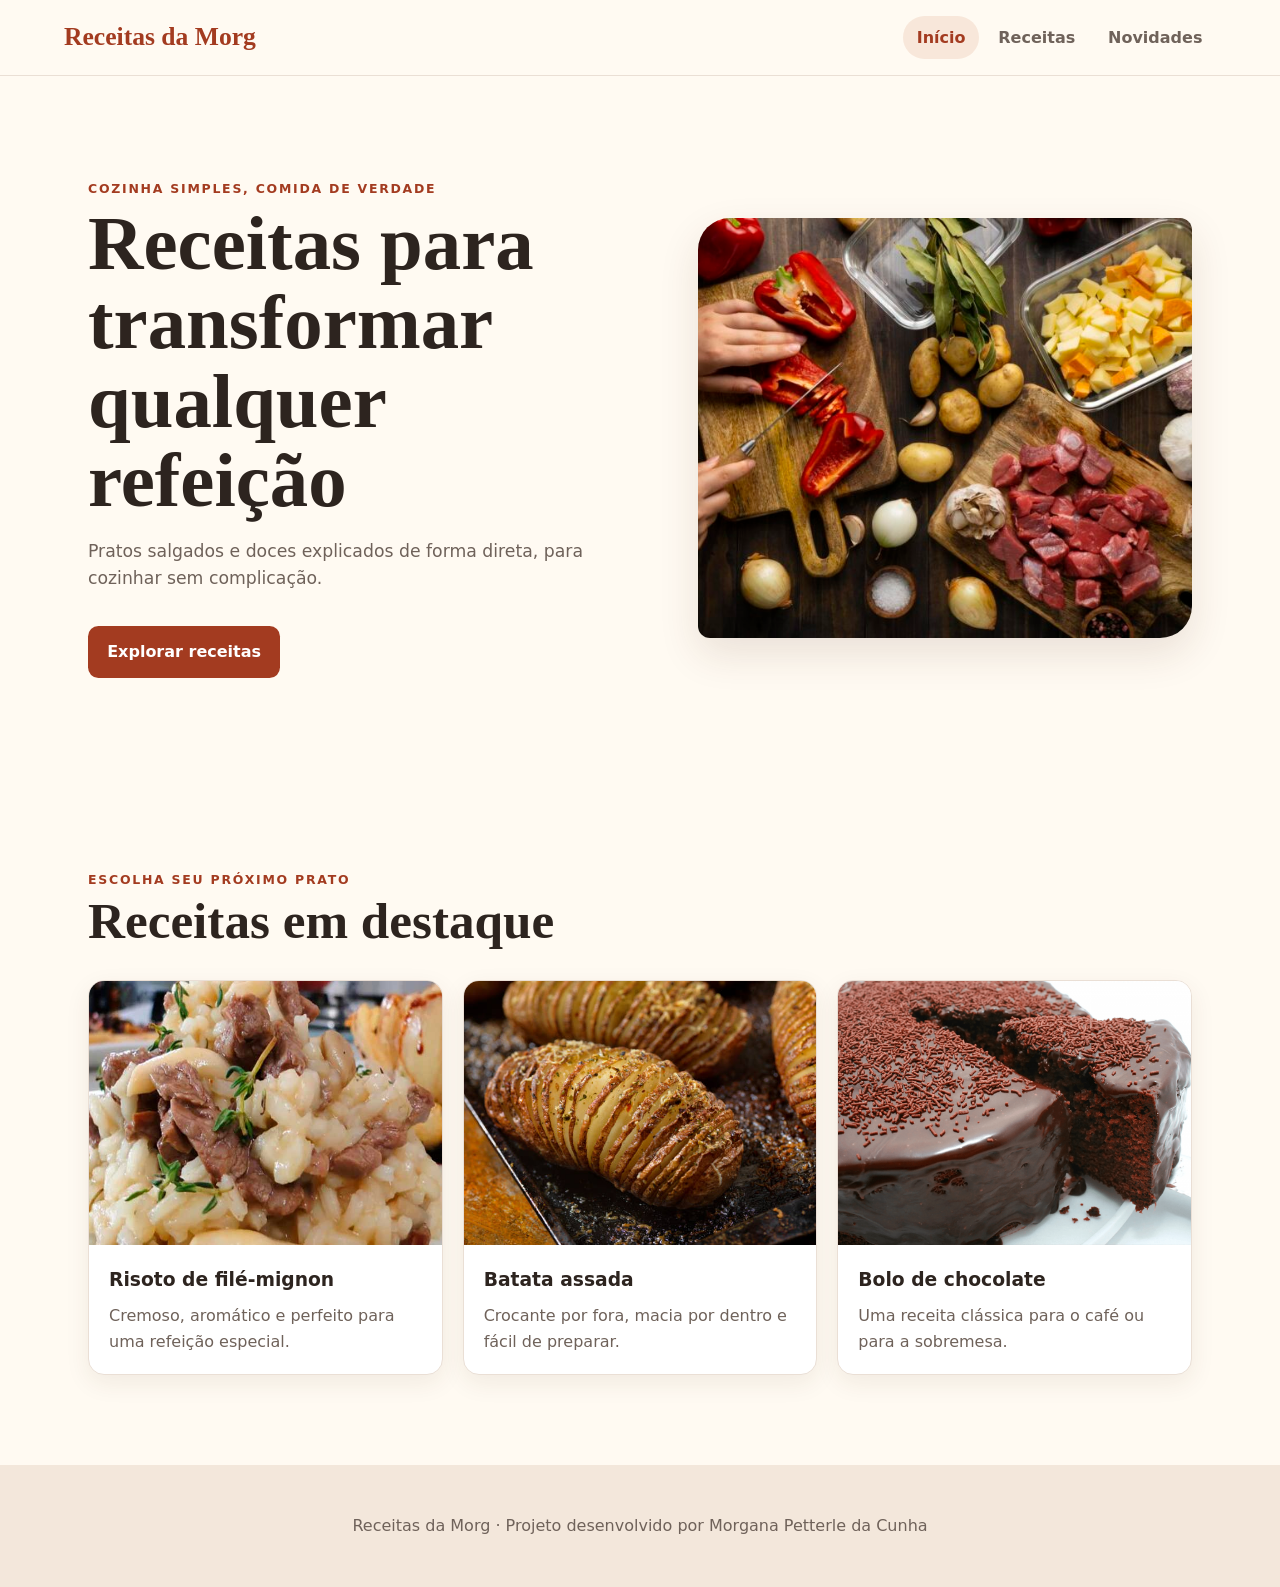
<file: index.html>
<!DOCTYPE html>
<html lang="pt-BR">
<head>
  <meta charset="UTF-8">
  <meta name="viewport" content="width=device-width, initial-scale=1.0">
  <meta name="description" content="Receitas práticas e afetivas selecionadas por Morgana Petterle.">
  <meta property="og:title" content="Receitas da Morg">
  <meta property="og:description" content="Receitas práticas, doces e salgadas, explicadas de forma simples.">
  <meta property="og:type" content="website">
  <meta property="og:url" content="https://morgana-fstack.github.io/receitas-da-morg/">
  <title>Receitas da Morg</title>
  <link rel="stylesheet" href="formatos.css">
</head>
<body>
  <header class="site-header">
    <a class="brand" href="index.html" aria-label="Página inicial">Receitas da Morg</a>
    <nav aria-label="Navegação principal">
      <a aria-current="page" href="index.html">Início</a>
      <a href="Receitas.html">Receitas</a>
      <a href="Cadastro.html">Novidades</a>
    </nav>
  </header>

  <main>
    <section class="hero">
      <div class="hero__content">
        <p class="eyebrow">Cozinha simples, comida de verdade</p>
        <h1>Receitas para transformar qualquer refeição</h1>
        <p>Pratos salgados e doces explicados de forma direta, para cozinhar sem complicação.</p>
        <a class="button" href="Receitas.html">Explorar receitas</a>
      </div>
      <img src="receitas.jpg" alt="Mesa com diferentes pratos preparados" width="640" height="420">
    </section>

    <section class="section" aria-labelledby="destaques">
      <div class="section-heading">
        <p class="eyebrow">Escolha seu próximo prato</p>
        <h2 id="destaques">Receitas em destaque</h2>
      </div>
      <div class="card-grid">
        <article class="preview-card">
          <img src="Risoto-de-File-Mignon-Com-Shimeji.jpg" alt="Risoto cremoso de filé-mignon com shimeji">
          <div>
            <h3>Risoto de filé-mignon</h3>
            <p>Cremoso, aromático e perfeito para uma refeição especial.</p>
          </div>
        </article>
        <article class="preview-card">
          <img src="batata_assada.JPG" alt="Batata assada dourada e temperada">
          <div>
            <h3>Batata assada</h3>
            <p>Crocante por fora, macia por dentro e fácil de preparar.</p>
          </div>
        </article>
        <article class="preview-card">
          <img src="bolo_de_chocolate.png" alt="Fatia de bolo de chocolate com cobertura">
          <div>
            <h3>Bolo de chocolate</h3>
            <p>Uma receita clássica para o café ou para a sobremesa.</p>
          </div>
        </article>
      </div>
    </section>
  </main>

  <footer>
    <p>Receitas da Morg · Projeto desenvolvido por Morgana Petterle da Cunha</p>
  </footer>
</body>
</html>
</file>
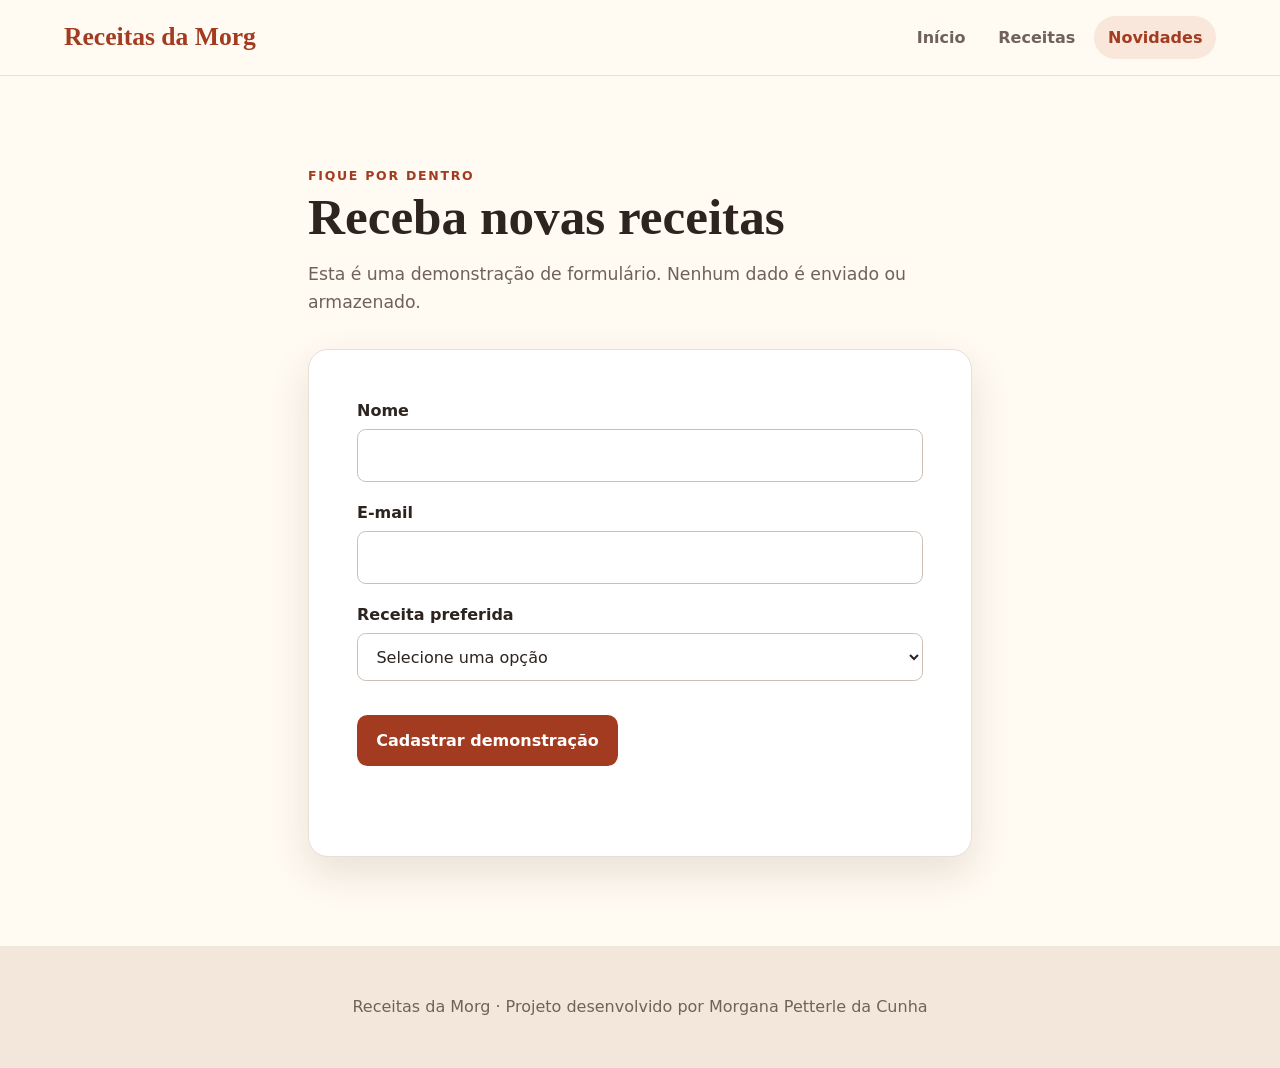
<file: Cadastro.html>
<!DOCTYPE html>
<html lang="pt-BR">
<head>
  <meta charset="UTF-8">
  <meta name="viewport" content="width=device-width, initial-scale=1.0">
  <meta name="description" content="Cadastre-se para acompanhar novidades do projeto Receitas da Morg.">
  <title>Novidades | Receitas da Morg</title>
  <link rel="stylesheet" href="cadastro.css">
</head>
<body>
  <header class="site-header">
    <a class="brand" href="index.html">Receitas da Morg</a>
    <nav aria-label="Navegação principal">
      <a href="index.html">Início</a>
      <a href="Receitas.html">Receitas</a>
      <a aria-current="page" href="Cadastro.html">Novidades</a>
    </nav>
  </header>

  <main class="section form-page">
    <div class="section-heading">
      <p class="eyebrow">Fique por dentro</p>
      <h1>Receba novas receitas</h1>
      <p>Esta é uma demonstração de formulário. Nenhum dado é enviado ou armazenado.</p>
    </div>

    <form id="cadastroForm" class="signup-form">
      <div>
        <label for="nome">Nome</label>
        <input type="text" id="nome" name="nome" autocomplete="name" required>
      </div>
      <div>
        <label for="email">E-mail</label>
        <input type="email" id="email" name="email" autocomplete="email" required>
      </div>
      <div>
        <label for="preferencia">Receita preferida</label>
        <select id="preferencia" name="preferencia">
          <option value="">Selecione uma opção</option>
          <option>Doces</option>
          <option>Salgadas</option>
          <option>Práticas</option>
        </select>
      </div>
      <button class="button" type="submit">Cadastrar demonstração</button>
      <p id="mensagem" class="form-message" role="status" aria-live="polite"></p>
    </form>
  </main>

  <footer>
    <p>Receitas da Morg · Projeto desenvolvido por Morgana Petterle da Cunha</p>
  </footer>

  <script>
    const form = document.getElementById('cadastroForm');
    const message = document.getElementById('mensagem');

    form.addEventListener('submit', (event) => {
      event.preventDefault();
      const name = document.getElementById('nome').value.trim();
      message.textContent = `Obrigada, ${name}! Demonstração concluída com sucesso.`;
      form.reset();
    });
  </script>
</body>
</html>
</file>
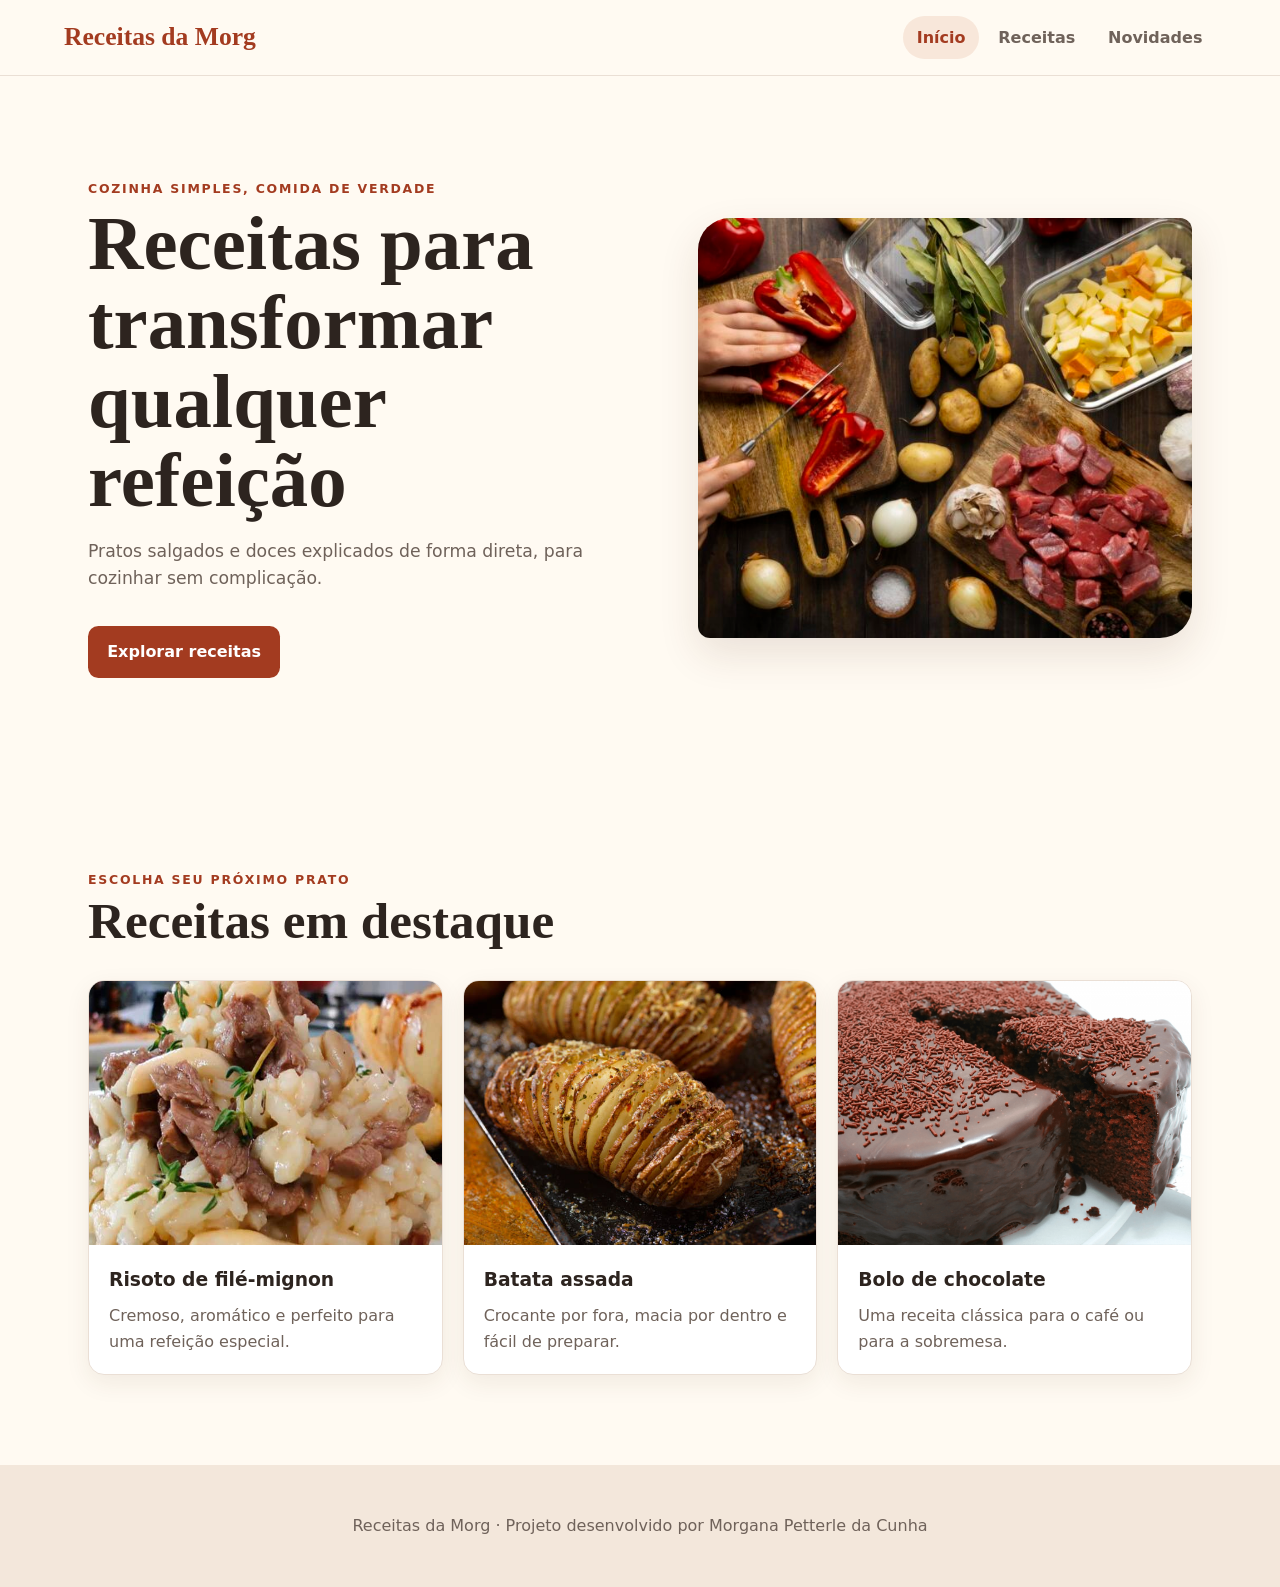
<file: home.html>
<!DOCTYPE html>
<html lang="pt-BR">
<head>
  <meta charset="UTF-8">
  <meta name="viewport" content="width=device-width, initial-scale=1.0">
  <meta http-equiv="refresh" content="0; url=index.html">
  <title>Receitas da Morg</title>
  <link rel="canonical" href="index.html">
</head>
<body>
  <p>A página inicial mudou. <a href="index.html">Acesse Receitas da Morg</a>.</p>
</body>
</html>
</file>
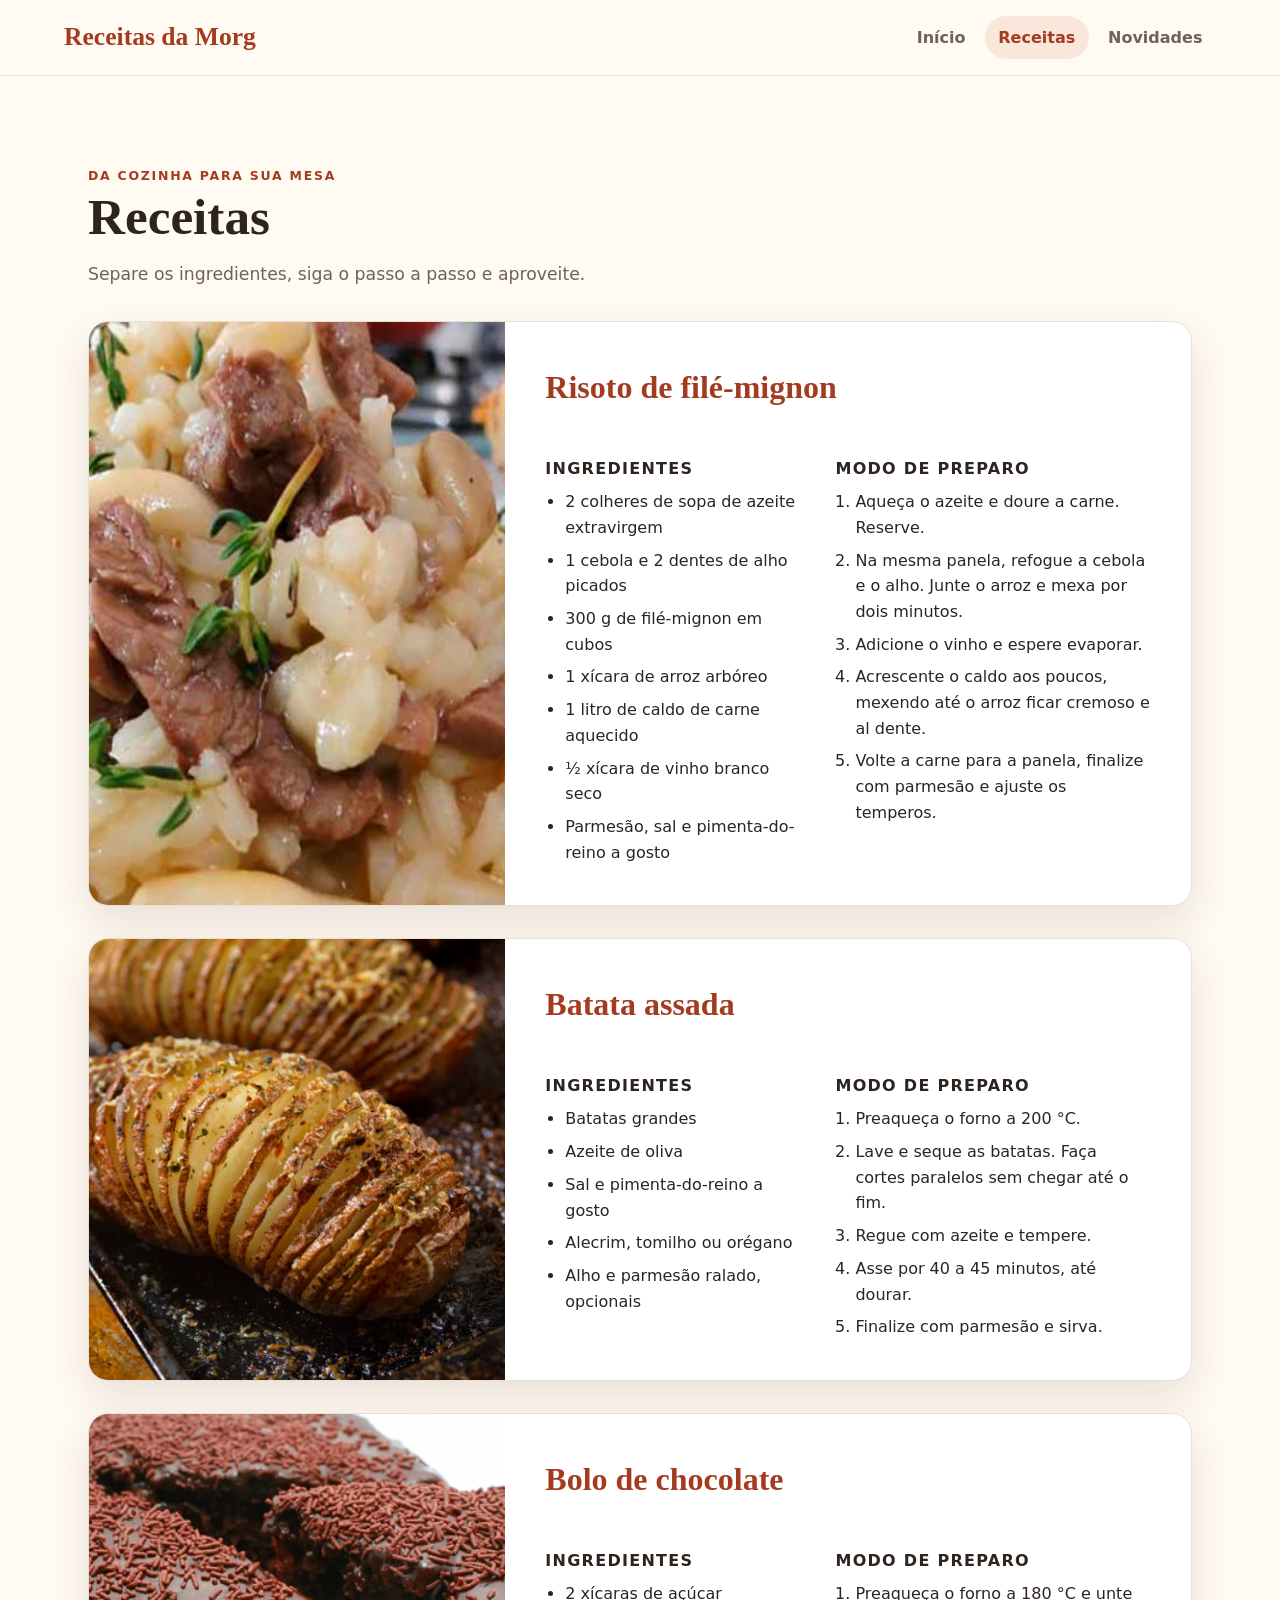
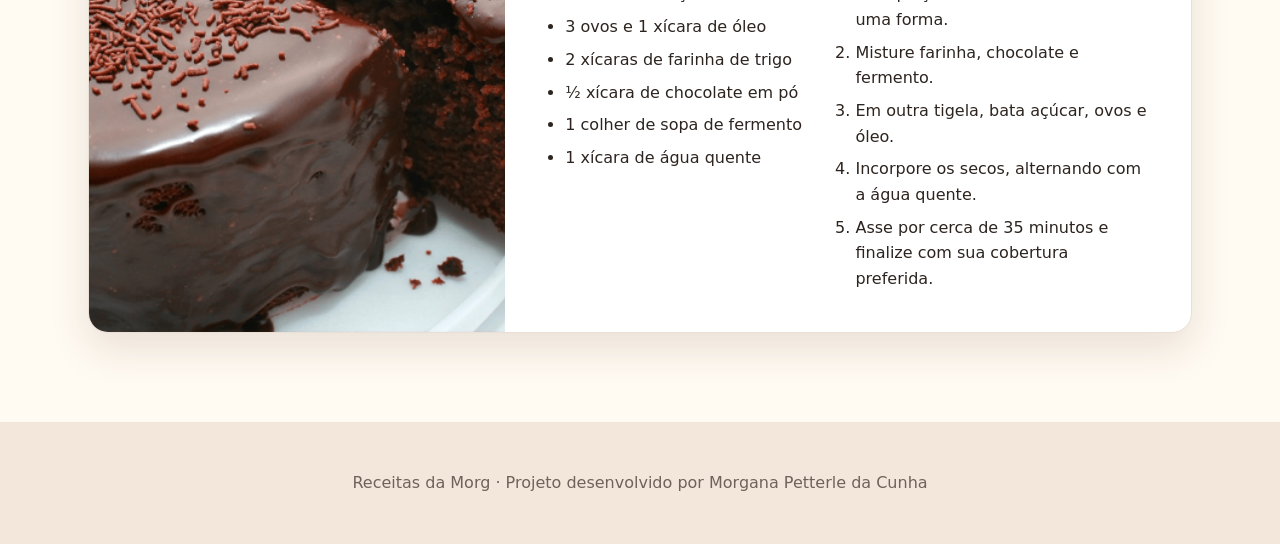
<file: Receitas.html>
<!DOCTYPE html>
<html lang="pt-BR">
<head>
  <meta charset="UTF-8">
  <meta name="viewport" content="width=device-width, initial-scale=1.0">
  <meta name="description" content="Aprenda a preparar risoto de filé-mignon, batata assada e bolo de chocolate.">
  <title>Receitas | Receitas da Morg</title>
  <link rel="stylesheet" href="receitas.css">
</head>
<body>
  <header class="site-header">
    <a class="brand" href="index.html">Receitas da Morg</a>
    <nav aria-label="Navegação principal">
      <a href="index.html">Início</a>
      <a aria-current="page" href="Receitas.html">Receitas</a>
      <a href="Cadastro.html">Novidades</a>
    </nav>
  </header>

  <main class="section">
    <div class="section-heading">
      <p class="eyebrow">Da cozinha para sua mesa</p>
      <h1>Receitas</h1>
      <p>Separe os ingredientes, siga o passo a passo e aproveite.</p>
    </div>

    <div class="recipe-list">
      <article class="recipe-card">
        <img src="Risoto-de-File-Mignon-Com-Shimeji.jpg" alt="Risoto cremoso de filé-mignon com shimeji">
        <div class="recipe-card__content">
          <h2>Risoto de filé-mignon</h2>
          <div class="recipe-columns">
            <section>
              <h3>Ingredientes</h3>
              <ul>
                <li>2 colheres de sopa de azeite extravirgem</li>
                <li>1 cebola e 2 dentes de alho picados</li>
                <li>300 g de filé-mignon em cubos</li>
                <li>1 xícara de arroz arbóreo</li>
                <li>1 litro de caldo de carne aquecido</li>
                <li>½ xícara de vinho branco seco</li>
                <li>Parmesão, sal e pimenta-do-reino a gosto</li>
              </ul>
            </section>
            <section>
              <h3>Modo de preparo</h3>
              <ol>
                <li>Aqueça o azeite e doure a carne. Reserve.</li>
                <li>Na mesma panela, refogue a cebola e o alho. Junte o arroz e mexa por dois minutos.</li>
                <li>Adicione o vinho e espere evaporar.</li>
                <li>Acrescente o caldo aos poucos, mexendo até o arroz ficar cremoso e al dente.</li>
                <li>Volte a carne para a panela, finalize com parmesão e ajuste os temperos.</li>
              </ol>
            </section>
          </div>
        </div>
      </article>

      <article class="recipe-card">
        <img src="batata_assada.JPG" alt="Batata assada dourada e temperada">
        <div class="recipe-card__content">
          <h2>Batata assada</h2>
          <div class="recipe-columns">
            <section>
              <h3>Ingredientes</h3>
              <ul>
                <li>Batatas grandes</li>
                <li>Azeite de oliva</li>
                <li>Sal e pimenta-do-reino a gosto</li>
                <li>Alecrim, tomilho ou orégano</li>
                <li>Alho e parmesão ralado, opcionais</li>
              </ul>
            </section>
            <section>
              <h3>Modo de preparo</h3>
              <ol>
                <li>Preaqueça o forno a 200 °C.</li>
                <li>Lave e seque as batatas. Faça cortes paralelos sem chegar até o fim.</li>
                <li>Regue com azeite e tempere.</li>
                <li>Asse por 40 a 45 minutos, até dourar.</li>
                <li>Finalize com parmesão e sirva.</li>
              </ol>
            </section>
          </div>
        </div>
      </article>

      <article class="recipe-card">
        <img src="bolo_de_chocolate.png" alt="Fatia de bolo de chocolate com cobertura">
        <div class="recipe-card__content">
          <h2>Bolo de chocolate</h2>
          <div class="recipe-columns">
            <section>
              <h3>Ingredientes</h3>
              <ul>
                <li>2 xícaras de açúcar</li>
                <li>3 ovos e 1 xícara de óleo</li>
                <li>2 xícaras de farinha de trigo</li>
                <li>½ xícara de chocolate em pó</li>
                <li>1 colher de sopa de fermento</li>
                <li>1 xícara de água quente</li>
              </ul>
            </section>
            <section>
              <h3>Modo de preparo</h3>
              <ol>
                <li>Preaqueça o forno a 180 °C e unte uma forma.</li>
                <li>Misture farinha, chocolate e fermento.</li>
                <li>Em outra tigela, bata açúcar, ovos e óleo.</li>
                <li>Incorpore os secos, alternando com a água quente.</li>
                <li>Asse por cerca de 35 minutos e finalize com sua cobertura preferida.</li>
              </ol>
            </section>
          </div>
        </div>
      </article>
    </div>
  </main>

  <footer>
    <p>Receitas da Morg · Projeto desenvolvido por Morgana Petterle da Cunha</p>
  </footer>
</body>
</html>
</file>
<file: formatos.css>
:root {
  --background: #fffaf2;
  --surface: #ffffff;
  --text: #2d241f;
  --muted: #6f625a;
  --primary: #a33b20;
  --primary-dark: #7d2813;
  --accent: #f2c078;
  --border: #eadfd5;
  --shadow: 0 16px 40px rgba(80, 45, 25, 0.12);
}

* {
  box-sizing: border-box;
}

html {
  scroll-behavior: smooth;
}

body {
  margin: 0;
  min-height: 100vh;
  color: var(--text);
  background: var(--background);
  font-family: Inter, ui-sans-serif, system-ui, -apple-system, BlinkMacSystemFont, "Segoe UI", sans-serif;
  line-height: 1.6;
}

img {
  display: block;
  max-width: 100%;
}

a {
  color: inherit;
}

.site-header {
  position: sticky;
  top: 0;
  z-index: 10;
  display: flex;
  align-items: center;
  justify-content: space-between;
  gap: 2rem;
  padding: 1rem clamp(1.25rem, 5vw, 5rem);
  background: rgba(255, 250, 242, 0.94);
  border-bottom: 1px solid var(--border);
  backdrop-filter: blur(12px);
}

.brand {
  color: var(--primary);
  font-family: Georgia, "Times New Roman", serif;
  font-size: clamp(1.25rem, 2vw, 1.65rem);
  font-weight: 700;
  text-decoration: none;
}

nav {
  display: flex;
  gap: 0.35rem;
}

nav a {
  padding: 0.55rem 0.85rem;
  border-radius: 999px;
  color: var(--muted);
  font-weight: 650;
  text-decoration: none;
}

nav a:hover,
nav a[aria-current="page"] {
  color: var(--primary);
  background: #f8e7da;
}

.hero {
  display: grid;
  grid-template-columns: 1.05fr 0.95fr;
  align-items: center;
  gap: clamp(2rem, 5vw, 5rem);
  max-width: 1200px;
  margin: 0 auto;
  padding: clamp(3rem, 8vw, 7rem) clamp(1.25rem, 5vw, 3rem);
}

.hero h1,
.section-heading h1,
.section-heading h2 {
  margin: 0.35rem 0 1rem;
  font-family: Georgia, "Times New Roman", serif;
  font-size: clamp(2.4rem, 6vw, 5rem);
  line-height: 1.03;
}

.hero p:not(.eyebrow),
.section-heading p:not(.eyebrow) {
  max-width: 62ch;
  color: var(--muted);
  font-size: 1.08rem;
}

.hero img {
  width: 100%;
  aspect-ratio: 4 / 3;
  object-fit: cover;
  border-radius: 2rem 0.75rem 2rem 0.75rem;
  box-shadow: var(--shadow);
}

.eyebrow {
  margin: 0;
  color: var(--primary);
  font-size: 0.78rem;
  font-weight: 800;
  letter-spacing: 0.14em;
  text-transform: uppercase;
}

.button {
  display: inline-block;
  margin-top: 1rem;
  padding: 0.8rem 1.2rem;
  border: 0;
  border-radius: 0.65rem;
  color: #fff;
  background: var(--primary);
  font: inherit;
  font-weight: 750;
  text-decoration: none;
  cursor: pointer;
}

.button:hover {
  background: var(--primary-dark);
}

.button:focus-visible,
a:focus-visible,
input:focus-visible,
select:focus-visible {
  outline: 3px solid var(--accent);
  outline-offset: 3px;
}

.section {
  max-width: 1200px;
  margin: 0 auto;
  padding: clamp(3rem, 7vw, 6rem) clamp(1.25rem, 5vw, 3rem);
}

.section-heading {
  margin-bottom: 2rem;
}

.section-heading h1,
.section-heading h2 {
  font-size: clamp(2rem, 4vw, 3.4rem);
}

.card-grid {
  display: grid;
  grid-template-columns: repeat(3, minmax(0, 1fr));
  gap: 1.25rem;
}

.preview-card {
  overflow: hidden;
  background: var(--surface);
  border: 1px solid var(--border);
  border-radius: 1rem;
  box-shadow: 0 8px 24px rgba(80, 45, 25, 0.08);
}

.preview-card img {
  width: 100%;
  aspect-ratio: 4 / 3;
  object-fit: cover;
}

.preview-card div {
  padding: 1.25rem;
}

.preview-card h3 {
  margin: 0 0 0.5rem;
}

.preview-card p {
  margin: 0;
  color: var(--muted);
}

footer {
  padding: 2rem 1.25rem;
  color: var(--muted);
  background: #f3e7db;
  text-align: center;
}

@media (max-width: 760px) {
  .site-header {
    align-items: flex-start;
    flex-direction: column;
    gap: 0.65rem;
  }

  nav {
    width: 100%;
    overflow-x: auto;
  }

  .hero,
  .card-grid {
    grid-template-columns: 1fr;
  }

  .hero__content {
    order: 2;
  }
}
</file>
<file: cadastro.css>
@import url("formatos.css");

.form-page {
  max-width: 760px;
}

.signup-form {
  display: grid;
  gap: 1.1rem;
  padding: clamp(1.5rem, 5vw, 3rem);
  background: var(--surface);
  border: 1px solid var(--border);
  border-radius: 1.25rem;
  box-shadow: var(--shadow);
}

.signup-form label {
  display: block;
  margin-bottom: 0.35rem;
  font-weight: 750;
}

.signup-form input,
.signup-form select {
  width: 100%;
  padding: 0.8rem 0.9rem;
  color: var(--text);
  background: #fff;
  border: 1px solid #cdbfb4;
  border-radius: 0.55rem;
  font: inherit;
}

.signup-form .button {
  justify-self: start;
}

.form-message {
  min-height: 1.5rem;
  margin: 0;
  color: #386641;
  font-weight: 700;
}
</file>
<file: receitas.css>
@import url("formatos.css");

.recipe-list {
  display: grid;
  gap: 2rem;
}

.recipe-card {
  display: grid;
  grid-template-columns: minmax(260px, 0.85fr) 1.4fr;
  overflow: hidden;
  background: var(--surface);
  border: 1px solid var(--border);
  border-radius: 1.25rem;
  box-shadow: var(--shadow);
}

.recipe-card > img {
  width: 100%;
  height: 100%;
  min-height: 360px;
  object-fit: cover;
}

.recipe-card__content {
  padding: clamp(1.5rem, 4vw, 2.5rem);
}

.recipe-card h2 {
  margin-top: 0;
  color: var(--primary);
  font-family: Georgia, "Times New Roman", serif;
  font-size: 2rem;
}

.recipe-columns {
  display: grid;
  grid-template-columns: 0.9fr 1.1fr;
  gap: 2rem;
}

.recipe-columns h3 {
  margin-bottom: 0.5rem;
  font-size: 1rem;
  text-transform: uppercase;
  letter-spacing: 0.08em;
}

.recipe-columns ul,
.recipe-columns ol {
  margin: 0;
  padding-left: 1.25rem;
}

.recipe-columns li + li {
  margin-top: 0.45rem;
}

@media (max-width: 860px) {
  .recipe-card,
  .recipe-columns {
    grid-template-columns: 1fr;
  }

  .recipe-card > img {
    min-height: 240px;
    max-height: 380px;
  }
}
</file>
